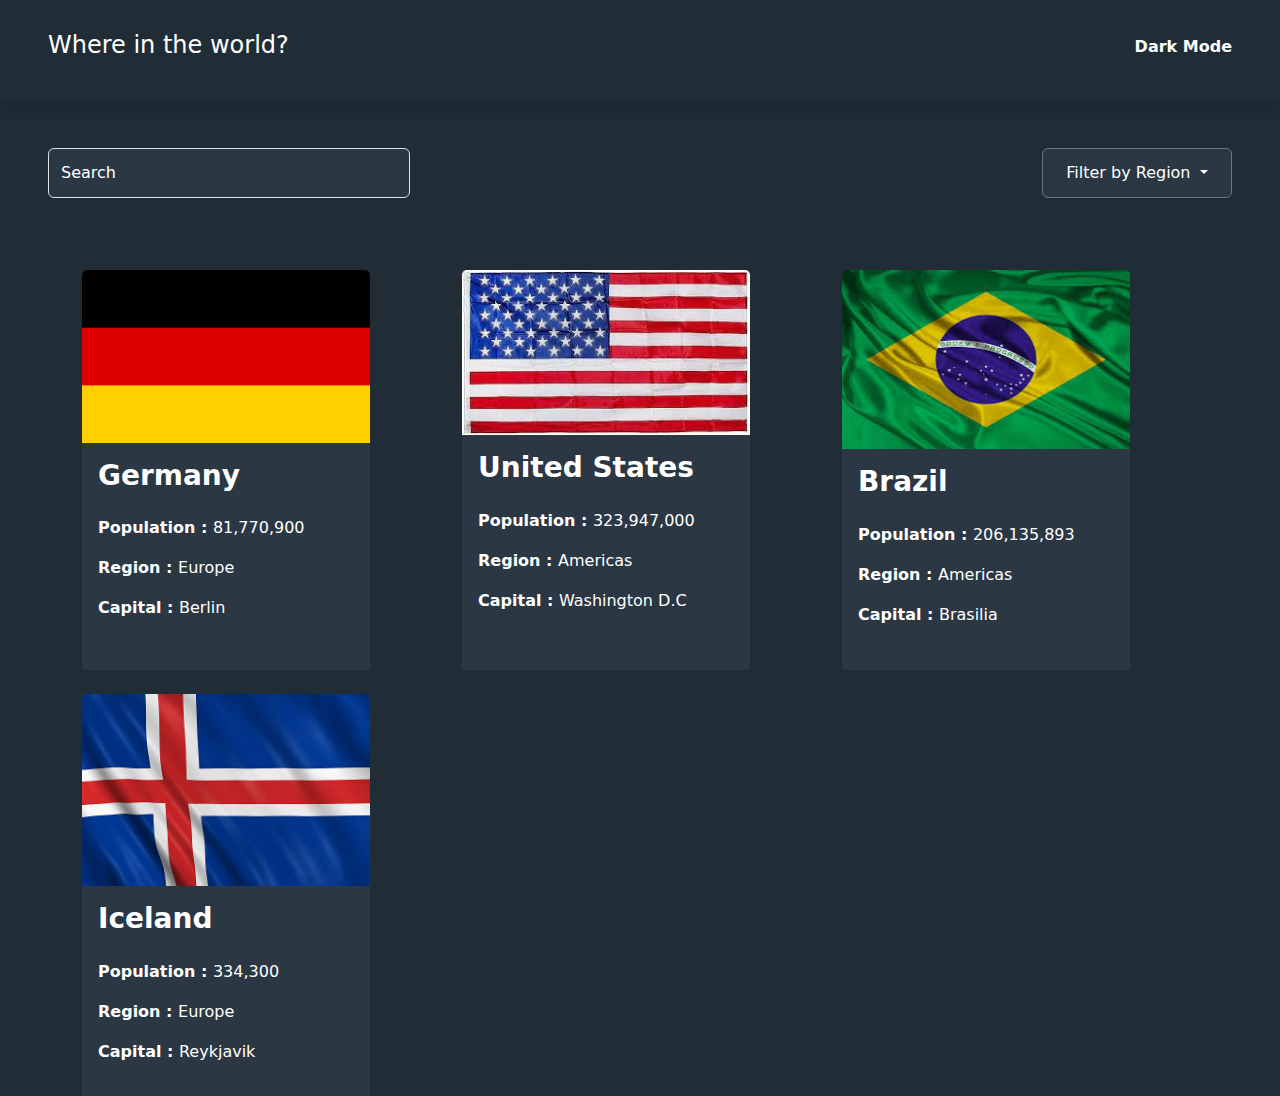
<file: index.html>
<!DOCTYPE html>
<html lang="en">
<head>
    <meta charset="UTF-8">
    <meta http-equiv="X-UA-Compatible" content="IE=edge">
    <meta name="viewport" content="width=device-width, initial-scale=1.0">
    <link rel="stylesheet" href="./style.css" />
    <link rel="stylesheet" href="./bootstrap.min.css" />
    <script src="./bootstrap.bundle.min.js"></script>
    <style>
      body {
        background-color: #202d36;
      }
      
    </style>
    <title>Document</title>
</head>
<body>
  <div class="header d-flex justify-content-between shadow  ">
    <h4 class="text-white ps-5 mt-auto where ">Where in the world?</h4>
    
    <button type="button" class="ms-auto border-0 text-white fw-bold pe-5 mt-auto  ">Dark Mode</button>
  </div>
    <div class="d-flex justify-content-between mt-5 ">
        <form class="d-flex ms-5 " role="search">
            <input id="search" class="form-control me-2 text-white" type="search" placeholder="Search" aria-label="Search">
            <button id="sub" class="btn btn-outline-success" type="submit">Search</button>
          </form>
          <div id="conul" class="dropdown me-5">
            <button id="select" class="btn btn-secondary dropdown-toggle" type="button" data-bs-toggle="dropdown" aria-expanded="false">
              Filter by Region
            </button>
            <ul id="ul" class="dropdown-menu">
              <li><a class="dropdown-item text-white" href="#">Africa</a></li>
              <li><a class="dropdown-item text-white" href="#">America</a></li>
              <li><a class="dropdown-item text-white" href="#">Europe</a></li>
              <li><a class="dropdown-item text-white" href="#">Asia</a></li>
            </ul>
          </div>
    </div>
    <div class="container text-start mt-5 ">
      <div class="row align-items-center">
        <div class="col pt-4">
          <a style='text-decoration:none;'href="./germany.html">
            
          <div id="c1" class="card border-0" >
            <img src="./Flag_of_Germany.svg.png" class="card-img-top" alt="...">
            <div class="card-body card1">
              <h3 class="fw-bold text-start text-white">Germany</h3>
              <p class="fw-bold text-white pt-3">Population : <span class="fw-normal">81,770,900</span></p>
              <p class="fw-bold text-white ">Region : <span class="fw-normal">Europe</span></p>
              <p class="fw-bold text-white ">Capital : <span class="fw-normal">Berlin</span></p>
              
            </div>
          </div>
        </a>
        </div>
        <div class="col pt-4">
          <a href="usa.html" style="text-decoration: none;">
          <div id="c2" class="card border-0" >
            <img src="./Usa.jpeg" class="card-img-top" alt="...">
            <div class="card-body card2">
              <h3 class="fw-bold text-start text-white">United States</h3>
              <p class="fw-bold text-white pt-3">Population : <span class="fw-normal">323,947,000</span></p>
              <p class="fw-bold text-white ">Region : <span class="fw-normal">Americas</span></p>
              <p class="fw-bold text-white ">Capital : <span class="fw-normal">Washington D.C</span></p>
            </div>
          </div>
        </a>
        </div>
        <div class="col pt-4">
          <a href="./brazil.html" style="text-decoration: none;">
          <div id="c3" class="card border-0" >
            <img src="./brazil.jpeg" class="card-img-top" alt="...">
            <div class="card-body card3">
              <h3 class="fw-bold text-start text-white">Brazil</h3>
              <p class="fw-bold text-white pt-3">Population : <span class="fw-normal">206,135,893</span></p>
              <p class="fw-bold text-white ">Region : <span class="fw-normal">Americas</span></p>
              <p class="fw-bold text-white ">Capital : <span class="fw-normal">Brasilia</span></p>
            </div>
          </div>
        </a>
        </div>
        <div class="col pt-4">
          <a href="iceland.html" style="text-decoration: none;" >
          <div id="c4" class="card border-0" >
            <img src="./iceland.jpg" class="card-img-top" alt="...">
            <div class="card-body card4">
              <h3 class="fw-bold text-start text-white">Iceland</h3>
              <p class="fw-bold text-white pt-3">Population : <span class="fw-normal">334,300</span></p>
              <p class="fw-bold text-white ">Region : <span class="fw-normal">Europe</span></p>
              <p class="fw-bold text-white ">Capital : <span class="fw-normal">Reykjavik</span></p>
              
            </div>
          </div>
        </a>
        </div>
      </div>
    </div>





</body>
</html>
</file>
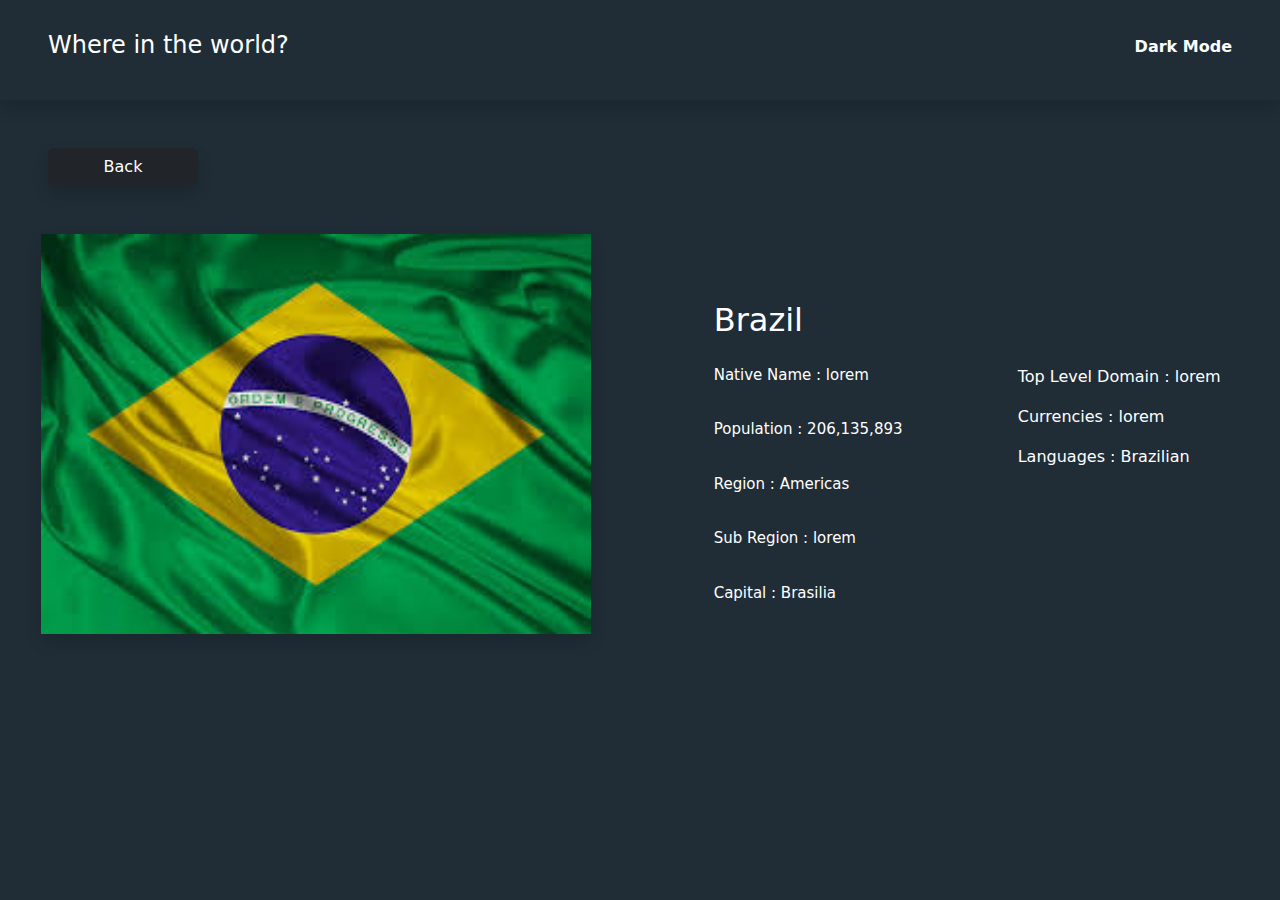
<file: brazil.html>
<!DOCTYPE html>
<html lang="en">
<head>
    <meta charset="UTF-8">
    <meta http-equiv="X-UA-Compatible" content="IE=edge">
    <meta name="viewport" content="width=device-width, initial-scale=1.0">
    <link rel="stylesheet" href="./style2.css" />
    <link rel="stylesheet" href="./bootstrap.min.css" />
    <link rel="stylesheet" href="https://cdnjs.cloudflare.com/ajax/libs/font-awesome/4.7.0/css/font-awesome.min.css">
    <script src="./bootstrap.bundle.min.js"></script>
    <style>
      body {
        background-color: #202d36;
      }
    </style>
    <title>Document</title>
</head>
<body>
    <div class="header d-flex justify-content-between shadow  ">
        <h4 class="text-white ps-5 mt-auto where ">Where in the world?</h4>
        <button type="button" class="ms-auto border-0 text-white fw-bold pe-5 mt-auto  ">Dark Mode</button>
    </div>
    <a href="./index.html"><button type="button" class="btn btn-dark mt-5 ms-5 back shadow rounded">Back</button></a>
    <div class="d-flex content justify-content-center gap-2 mt-5">
        <div class="left shadow rounded"><img src="./brazil.jpeg" width="550px" height="400px"/></div>
        <div class="right d-flex">
            <div class="first">
            <h2 class="country_name text-white">Brazil</h2>
            <p class="native_name text-white pt-3 ">Native Name : lorem </p>
            <p class="Population text-white pt-3 ">Population : 206,135,893 </p>
            <p class="region text-white pt-3 ">Region : Americas </p>
            <p class="sub_region text-white pt-3 ">Sub Region : lorem </p>
            <p class="capital text-white pt-3 ">Capital : Brasilia </p>
        </div>
            <div class="second">
                <p class="text-white top_level_domain">Top Level Domain : lorem </p>
                <p class="text-white currencies">Currencies : lorem </p>
                <p class="text-white lang">Languages : Brazilian </p>
            </div>
        </div>
    </div>
</body>
</html>
</file>
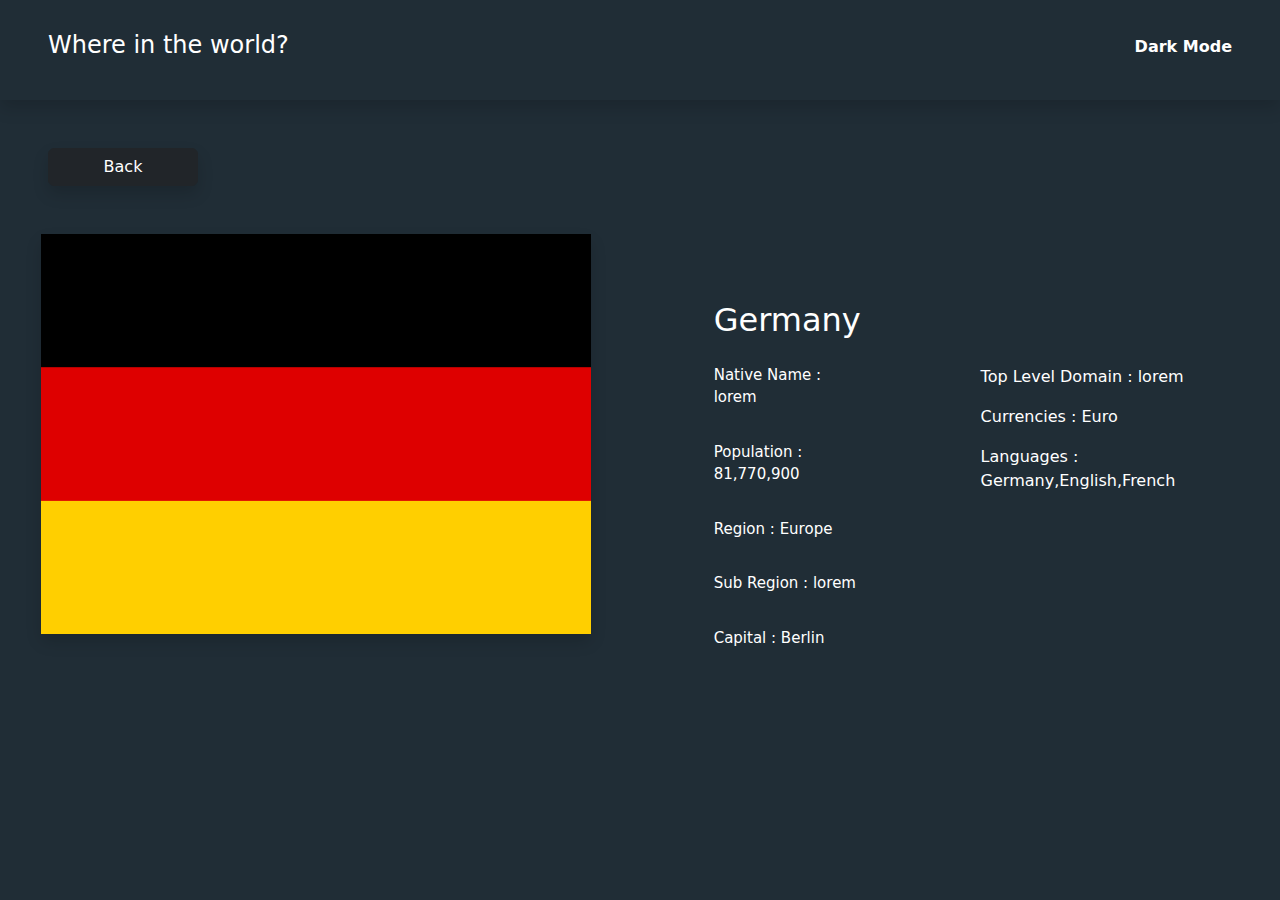
<file: germany.html>
<!DOCTYPE html>
<html lang="en">
<head>
    <meta charset="UTF-8">
    <meta http-equiv="X-UA-Compatible" content="IE=edge">
    <meta name="viewport" content="width=device-width, initial-scale=1.0">
    <link rel="stylesheet" href="./style2.css" />
    <link rel="stylesheet" href="./bootstrap.min.css" />
    <link rel="stylesheet" href="https://cdnjs.cloudflare.com/ajax/libs/font-awesome/4.7.0/css/font-awesome.min.css">
    <script src="./bootstrap.bundle.min.js"></script>
    <style>
      body {
        background-color: #202d36;
      }
    </style>
    <title>Document</title>
</head>
<body>
    <div class="header d-flex justify-content-between shadow  ">
        <h4 class="text-white ps-5 mt-auto where ">Where in the world?</h4>
        <button type="button" class="ms-auto border-0 text-white fw-bold pe-5 mt-auto  ">Dark Mode</button>
    </div>
    <a href="./index.html"><button type="button" class="btn btn-dark mt-5 ms-5 back shadow rounded">Back</button></a>
    <div class="d-flex content justify-content-center gap-2 mt-5">
        <div class="left shadow rounded"><img src="./Flag_of_Germany.svg.png" width="550px" height="400px"/></div>
        <div class="right d-flex">
            <div class="first">
            <h2 class="country_name text-white">Germany</h2>
            <p class="native_name text-white pt-3 ">Native Name : lorem </p>
            <p class="Population text-white pt-3 ">Population : 81,770,900 </p>
            <p class="region text-white pt-3 ">Region : Europe </p>
            <p class="sub_region text-white pt-3 ">Sub Region : lorem </p>
            <p class="capital text-white pt-3 ">Capital : Berlin </p>
        </div>
            <div class="second">
                <p class="text-white top_level_domain">Top Level Domain : lorem </p>
                <p class="text-white currencies">Currencies : Euro </p>
                <p class="text-white lang">Languages : Germany,English,French </p>
            </div>
        </div>
    </div>
</body>
</html>
</file>
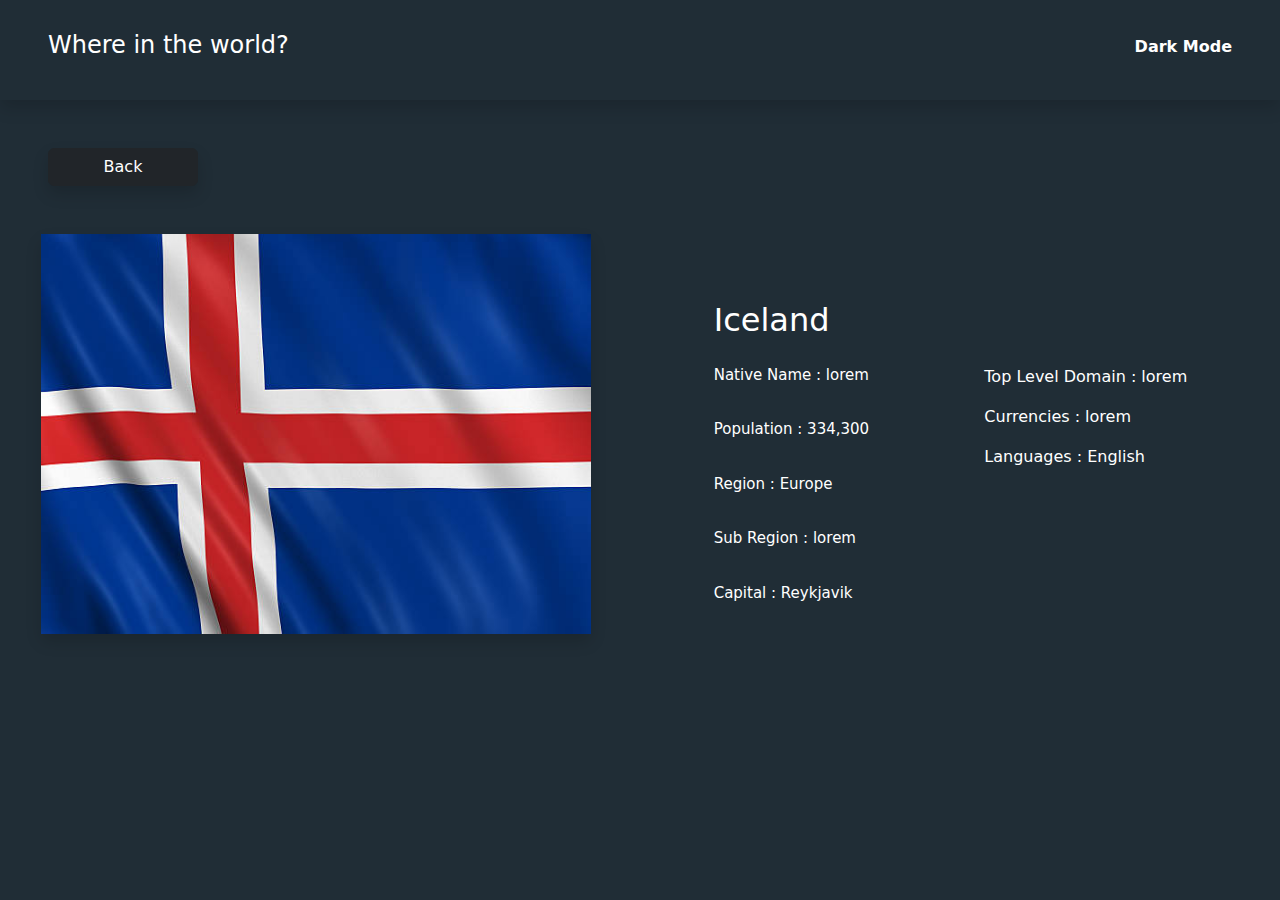
<file: iceland.html>
<!DOCTYPE html>
<html lang="en">
<head>
    <meta charset="UTF-8">
    <meta http-equiv="X-UA-Compatible" content="IE=edge">
    <meta name="viewport" content="width=device-width, initial-scale=1.0">
    <link rel="stylesheet" href="./style2.css" />
    <link rel="stylesheet" href="./bootstrap.min.css" />
    <link rel="stylesheet" href="https://cdnjs.cloudflare.com/ajax/libs/font-awesome/4.7.0/css/font-awesome.min.css">
    <script src="./bootstrap.bundle.min.js"></script>
    <style>
      body {
        background-color: #202d36;
      }
    </style>
    <title>Document</title>
</head>
<body>
    <div class="header d-flex justify-content-between shadow  ">
        <h4 class="text-white ps-5 mt-auto where ">Where in the world?</h4>
        <button type="button" class="ms-auto border-0 text-white fw-bold pe-5 mt-auto  ">Dark Mode</button>
    </div>
    <a href="./index.html"><button type="button" class="btn btn-dark mt-5 ms-5 back shadow rounded">Back</button></a>
    <div class="d-flex content justify-content-center gap-2 mt-5">
        <div class="left shadow rounded"><img src="./iceland.jpg" width="550px" height="400px"/></div>
        <div class="right d-flex">
            <div class="first">
            <h2 class="country_name text-white">Iceland</h2>
            <p class="native_name text-white pt-3 ">Native Name : lorem </p>
            <p class="Population text-white pt-3 ">Population : 334,300 </p>
            <p class="region text-white pt-3 ">Region : Europe </p>
            <p class="sub_region text-white pt-3 ">Sub Region : lorem </p>
            <p class="capital text-white pt-3 ">Capital : Reykjavik </p>
        </div>
            <div class="second">
                <p class="text-white top_level_domain">Top Level Domain : lorem </p>
                <p class="text-white currencies">Currencies : lorem </p>
                <p class="text-white lang">Languages : English </p>
            </div>
        </div>
    </div>
</body>
</html>
</file>
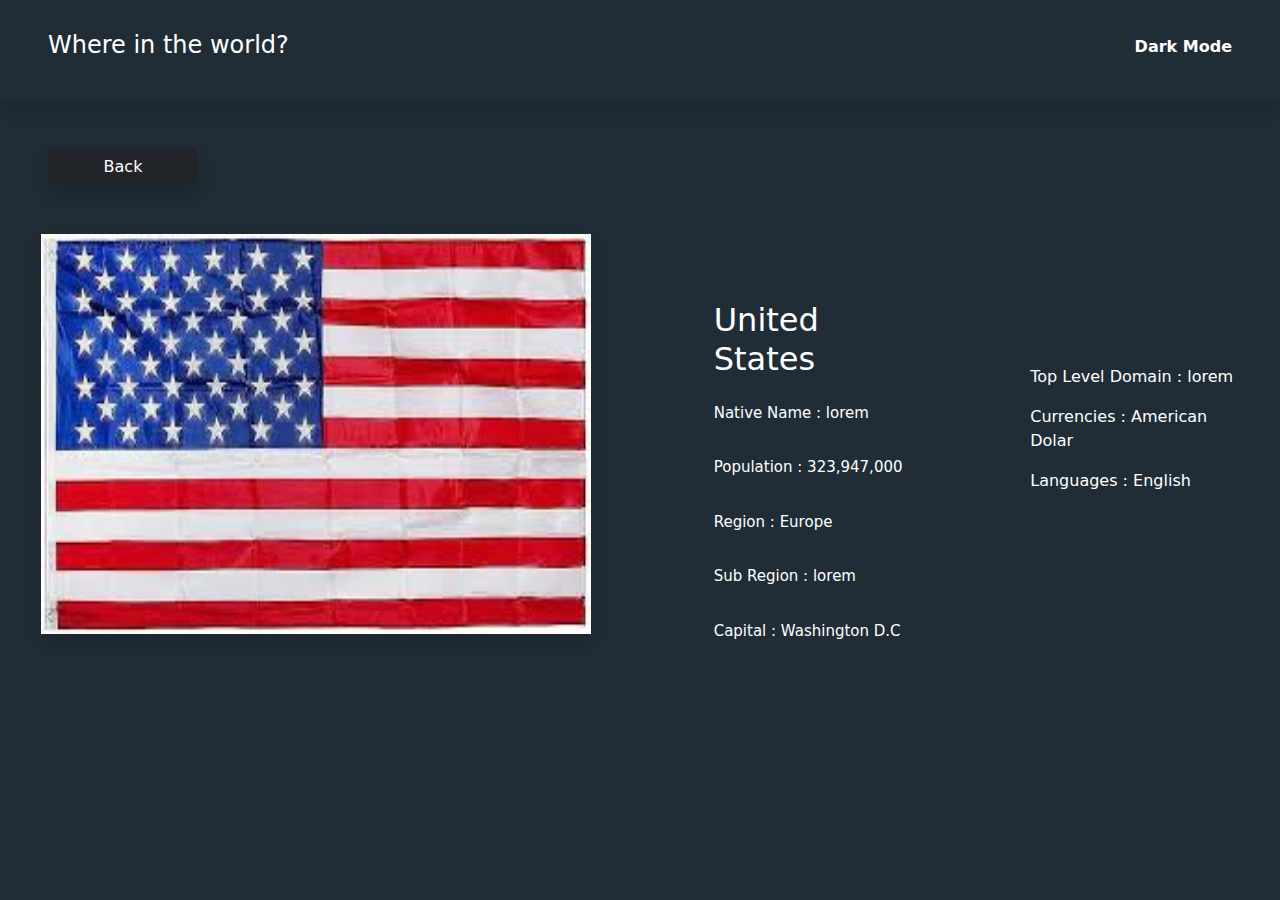
<file: usa.html>
<!DOCTYPE html>
<html lang="en">
<head>
    <meta charset="UTF-8">
    <meta http-equiv="X-UA-Compatible" content="IE=edge">
    <meta name="viewport" content="width=device-width, initial-scale=1.0">
    <link rel="stylesheet" href="./style2.css" />
    <link rel="stylesheet" href="./bootstrap.min.css" />
    <link rel="stylesheet" href="https://cdnjs.cloudflare.com/ajax/libs/font-awesome/4.7.0/css/font-awesome.min.css">
    <script src="./bootstrap.bundle.min.js"></script>
    <style>
      body {
        background-color: #202d36;
      }
    </style>
    <title>Document</title>
</head>
<body>
    <div class="header d-flex justify-content-between shadow  ">
        <h4 class="text-white ps-5 mt-auto where ">Where in the world?</h4>
        <button type="button" class="ms-auto border-0 text-white fw-bold pe-5 mt-auto  ">Dark Mode</button>
    </div>
    <a href="./index.html"><button type="button" class="btn btn-dark mt-5 ms-5 back shadow rounded">Back</button></a>
    <div class="d-flex content justify-content-center gap-2 mt-5">
        <div class="left shadow rounded"><img src="./Usa.jpeg" width="550px" height="400px"/></div>
        <div class="right d-flex">
            <div class="first">
            <h2 class="country_name text-white">United States</h2>
            <p class="native_name text-white pt-3 ">Native Name : lorem </p>
            <p class="Population text-white pt-3 ">Population : 323,947,000 </p>
            <p class="region text-white pt-3 ">Region : Europe </p>
            <p class="sub_region text-white pt-3 ">Sub Region : lorem </p>
            <p class="capital text-white pt-3 ">Capital : Washington D.C </p>
        </div>
            <div class="second">
                <p class="text-white top_level_domain">Top Level Domain : lorem </p>
                <p class="text-white currencies">Currencies : American Dolar </p>
                <p class="text-white lang">Languages : English </p>
            </div>
        </div>
    </div>
</body>
</html>
</file>
<file: style.css>
#sub {
    visibility: hidden;
    width: 360px;
    height: 50px;
}
.header {
    width: 100%;
    height: 100px;
}
.header button {
    background-color: #202d36;
    margin-bottom: 40px;
    
}
.where {
    margin-bottom: 40px;
}


.nav {
    background-color: #2b3743;
}

#select {
    background-color: #2b3743;
    width: 190px;
    height: 50px;
    
}
#ul  {
    background-color: #2b3743;
}

.card1 {
    background-color: #2b3743;
}

.card2 {
    background-color: #2b3743;
}
.card3 {
    background-color: #2b3743;
}
.card4 {
    background-color: #2b3743;
}
#c1 {
    width: 18rem;
    height: 400px;
}
#c1:hover{
    width: 19rem;
    height: 420px;
    transition-duration: 1s;
    
}
#c2 {
    width: 18rem;
    height: 400px;
}
#c2:hover{
    width: 19rem;
    height: 420px;
    transition-duration: 1s;
    
}
#c3 {
    width: 18rem;
    height: 400px;
}
#c3:hover{
    width: 19rem;
    height: 420px;
    transition-duration: 1s;
    
}
#c4 {
    width: 18rem;
    height: 400px;
}
#c4:hover{
    width: 19rem;
    height: 420px;
    transition-duration: 1s;
    
}

#search {
    background-color: #2b3743;
}

#search::placeholder {
    color: white;
}
</file>
<file: style2.css>
.header {
    width: 100%;
    height: 100px;
}
.header button {
    background-color: #202d36;
    margin-bottom: 40px;
    
}
.where {
    margin-bottom: 40px;
}
.back {
    width: 150px;
    border: 0px;
}
.left{
    width: 550px;
    height: 400px;
   
}
.right{
    width: 641px;
    height: 400px;
    
}

.country_name{
    padding-left: 7.2rem;
    padding-top: 4.2rem;
}

.native_name {
    font-size: 15px;
    padding-left: 7.2rem;
    
}
.Population {
    font-size: 15px;
    padding-left: 7.2rem;
}

.region {
    font-size: 15px;
    padding-left: 7.2rem;
}
.sub_region {
    font-size: 15px;
    padding-left: 7.2rem;
}
.capital {
    font-size: 15px;
    padding-left: 7.2rem;
}

.top_level_domain{
    padding-left: 7.2rem;
    padding-top: 8.2rem;
}
.currencies{
    padding-left: 7.2rem;
}
.lang{
    padding-left: 7.2rem;
}
</file>
